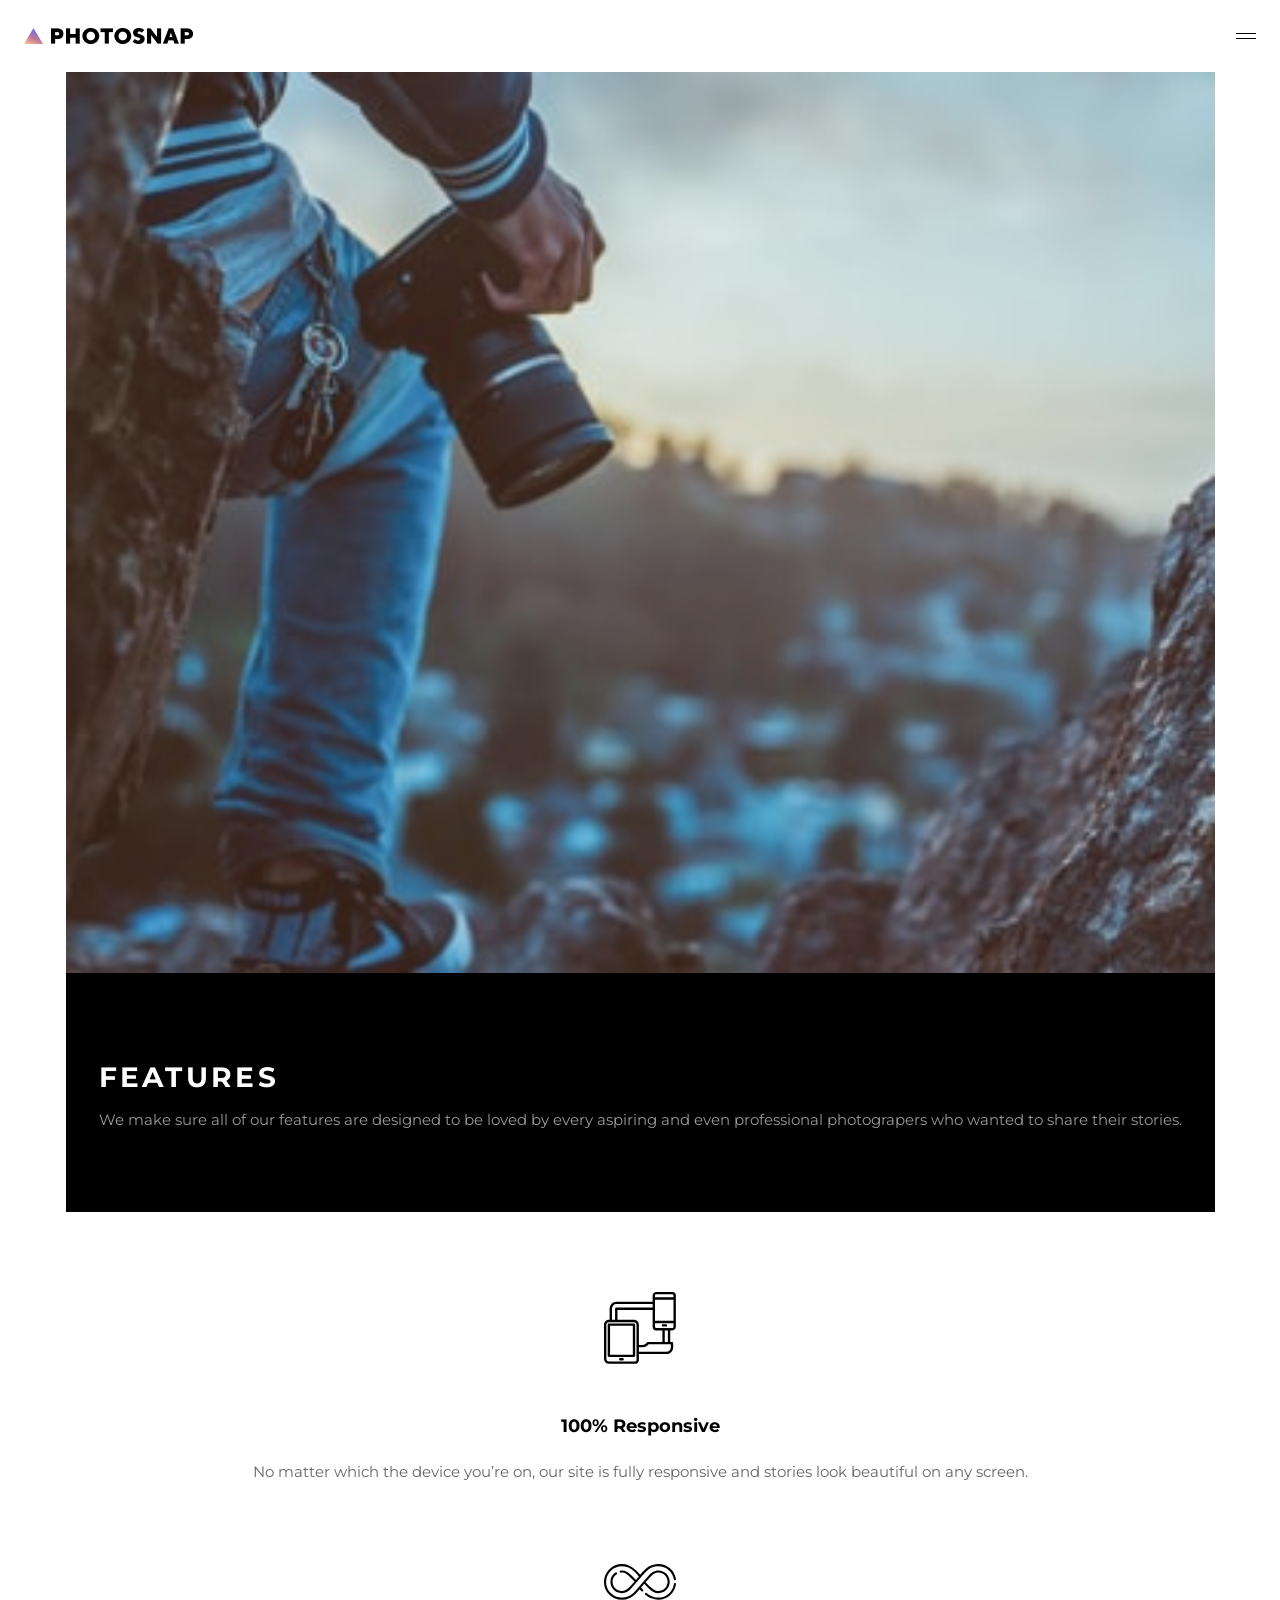
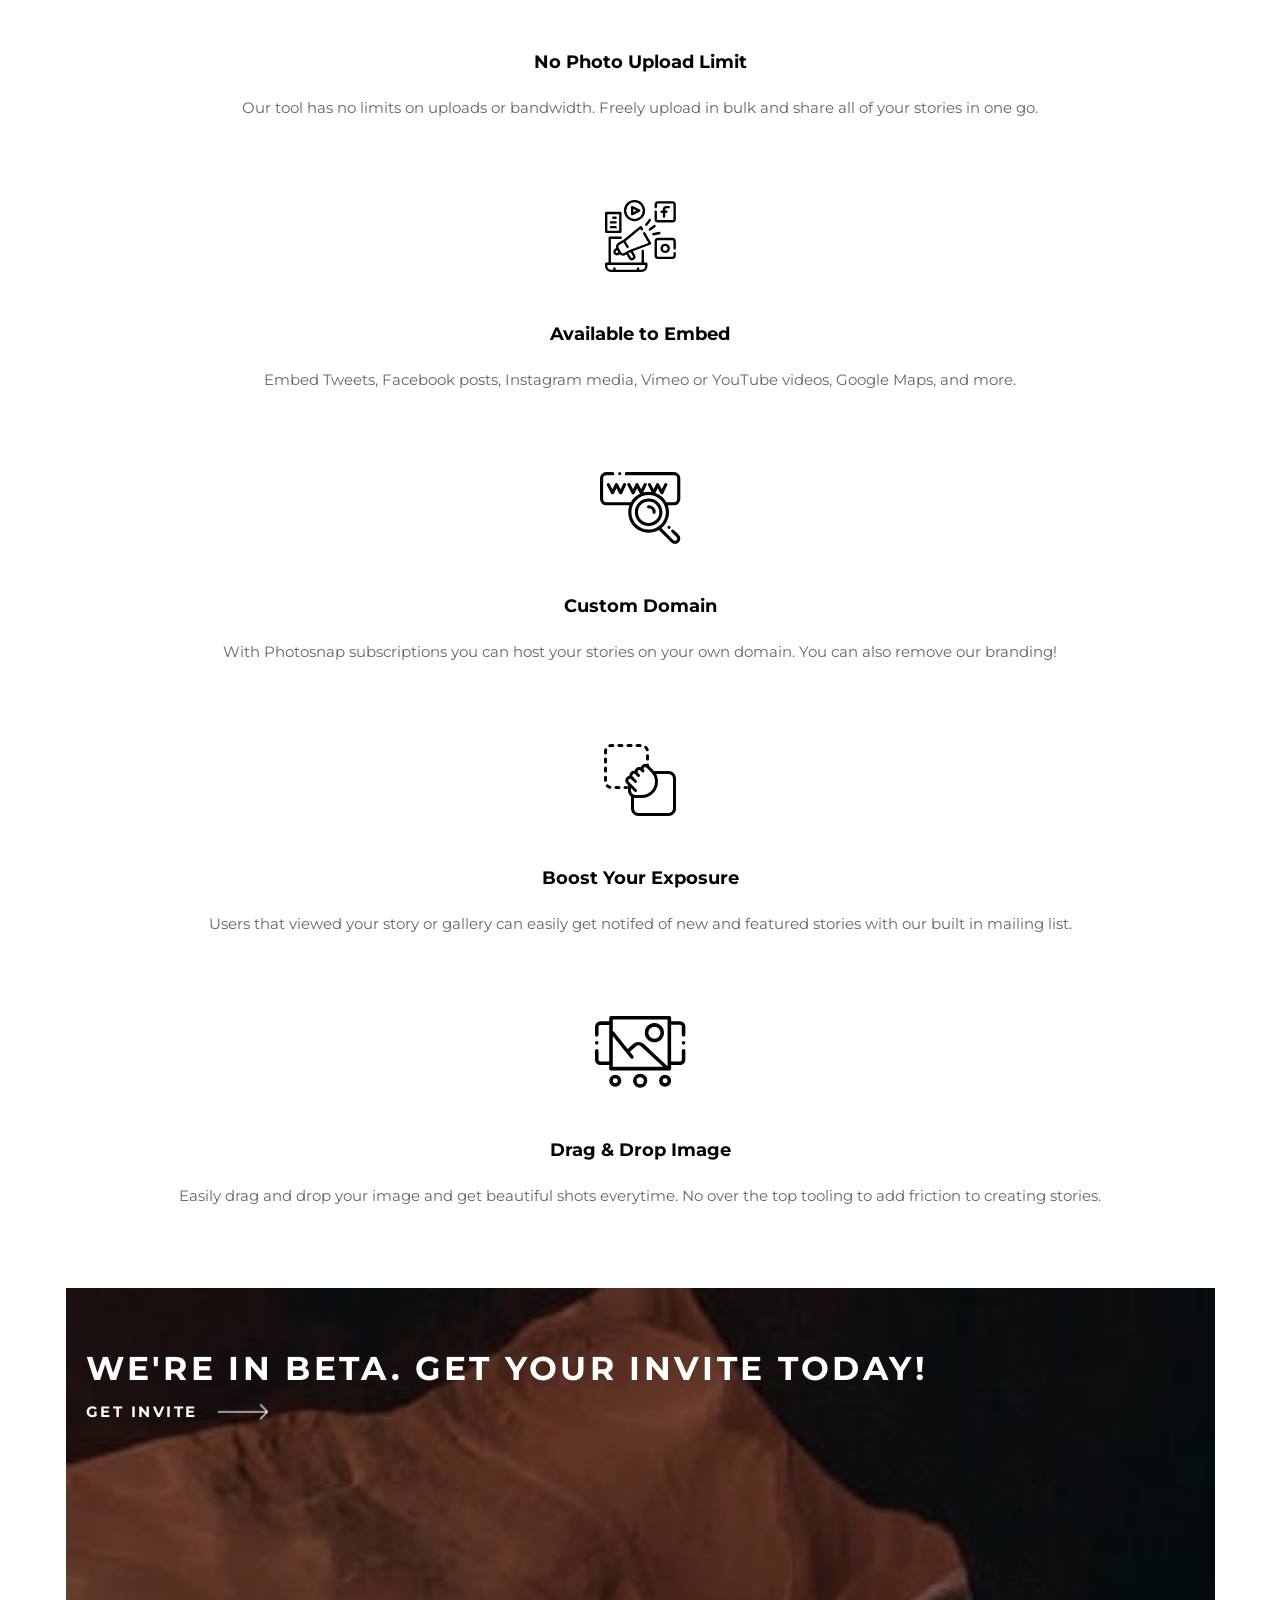
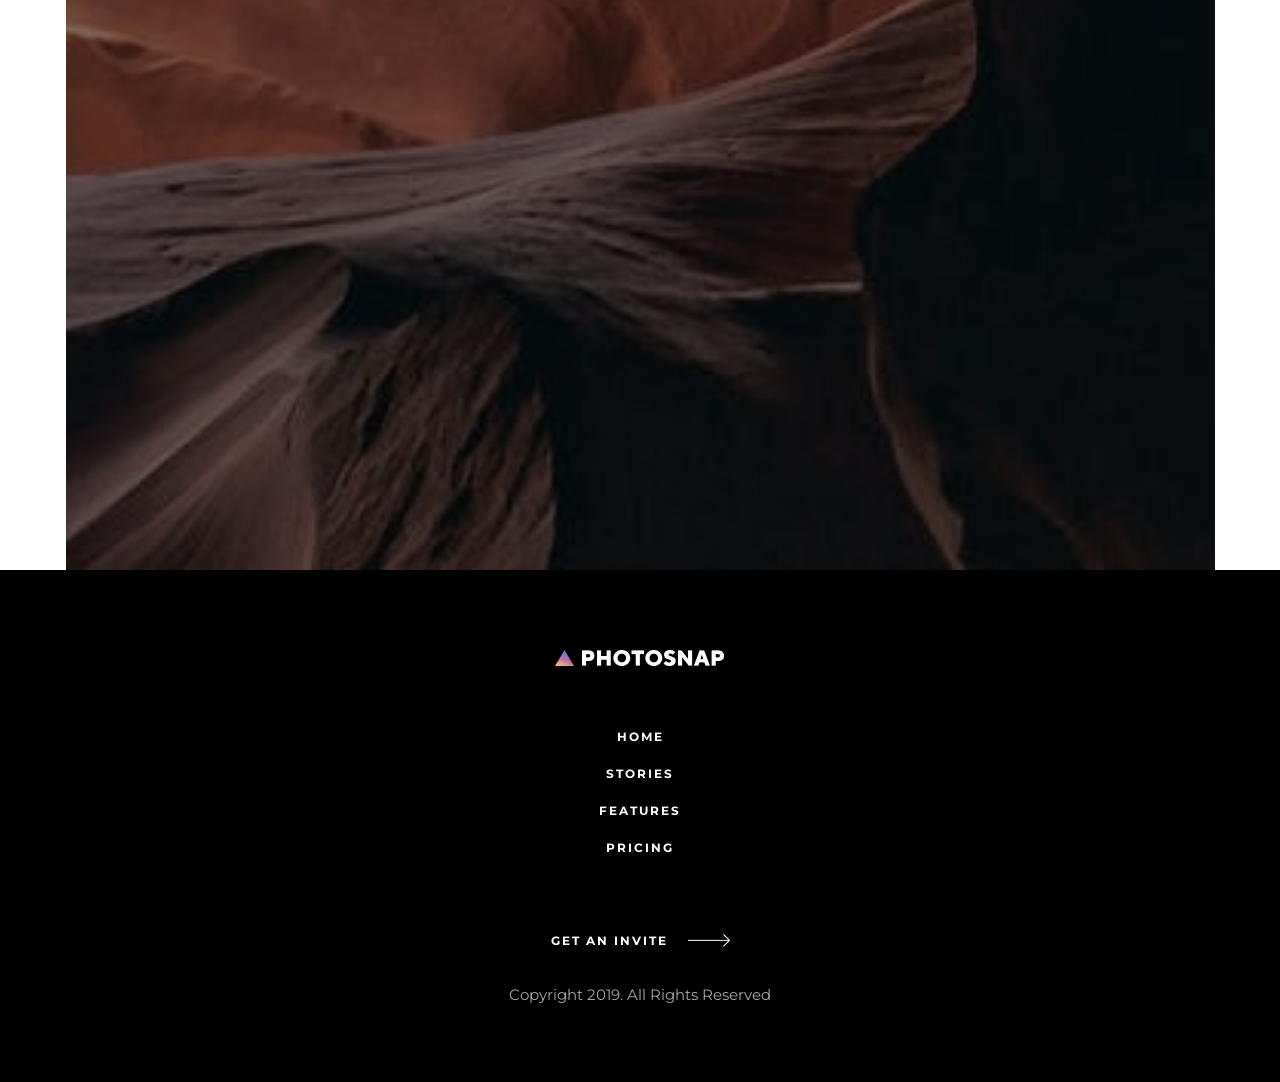
<file: photosnap-multi-page-website/starter-code/features.html>
<!doctype html>
<html lang="en">

<head>
  <meta charset="UTF-8" />
  <meta name="viewport" content="width=device-width, initial-scale=1.0" />
  <link rel="stylesheet" href="features.css" />
  <link rel="icon" type="image/png" sizes="32x32" href="./assets/favicon-32x32.png" />
  <title>Frontend Mentor | Photosnap Website Challenge</title>
</head>

<body>
  <header class="header-container">
    <img src="assets/stories/mobile/Group.png" alt="" class="home"/>
    <img class="menu-btn" src="assets/shared/mobile/menu.svg" alt="" />
    <img class="close" src="assets/shared/mobile/close.svg" alt="" />
    <div class="menu-sections">
      <div class="links">
        <a href="stories.html" class="stories">STORIES</a>
        <a href="features.html" class="features">FEATURES</a>
        <a href="pricing.html" class="pricing">PRICING</a>
      </div>
      <button class="get-invite">GET AN INVITE</button>
    </div>
  </header>

  <section class="features-section">
    <div class="group-4">
      <div class="bitmap-image">
        <img src="assets/features/mobile/hero.jpg" alt="" />
      </div>
      <div class="group-content" id="four">
        <h2 class="content" id="four-content">FEATURES</h2>
        <p class="platf-content">
          We make sure all of our features are designed to be loved by every
          aspiring and even professional photograpers who wanted to share
          their stories.
        </p>
      </div>
    </div>

    <div class="container-19">
      <div class="responsive">
        <img src="assets/features/desktop/responsive.svg" alt="" />
        <div class="info">
          <h3>100% Responsive</h3>
          <p>
            No matter which the device you’re on, our site is fully responsive
            and stories look beautiful on any screen.
          </p>
        </div>
      </div>

      <div class="responsive">
        <img src="assets/features/desktop/no-limit.svg" alt="" />
        <div class="info">
          <h3>No Photo Upload Limit</h3>
          <p>
            Our tool has no limits on uploads or bandwidth. Freely upload in
            bulk and share all of your stories in one go.
          </p>
        </div>
      </div>

      <div class="responsive">
        <img src="assets/features/desktop/embed.svg" alt="" />
        <div class="info">
          <h3>Available to Embed</h3>
          <p>
            Embed Tweets, Facebook posts, Instagram media, Vimeo or YouTube
            videos, Google Maps, and more.
          </p>
        </div>
      </div>

      <div class="responsive">
        <img src="assets/features/desktop/custom-domain.svg" alt="" />
        <div class="info">
          <h3>Custom Domain</h3>
          <p>
            With Photosnap subscriptions you can host your stories on your own
            domain. You can also remove our branding!
          </p>
        </div>
      </div>

      <div class="responsive">
        <img src="assets/features/desktop/boost-exposure.svg" alt="" />
        <div class="info">
          <h3>Boost Your Exposure</h3>
          <p>
            Users that viewed your story or gallery can easily get notifed of
            new and featured stories with our built in mailing list.
          </p>
        </div>
      </div>

      <div class="responsive">
        <img src="assets/features/desktop/drag-drop.svg" alt="" />
        <div class="info">
          <h3>Drag & Drop Image</h3>
          <p>
            Easily drag and drop your image and get beautiful shots everytime.
            No over the top tooling to add friction to creating stories.
          </p>
        </div>
      </div>
    </div>

    <div class="home-photos">
      <div class="container-1 container">
        <img class="mountains photos" src="assets/shared/mobile/bg-beta.jpg" alt="" />
        <div class="description">
          <div class="name">
            <h3>WE'RE IN BETA. GET YOUR INVITE TODAY!</h3>
          </div>
          <div class="getInvite">
            <p>GET INVITE</p>
            <img src="assets/stories/mobile/Group 6 (1).png" alt="" />
          </div>
        </div>
      </div>
    </div>
  </section>

  <footer class="footer-container">
    <div class="footer-contents">
      <div class="photo-socials">
        <img src="assets/stories/mobile/Group (1).png" alt="" />
        <div class="socials">
          <a href="#"><i class="ri-facebook-box-fill"></i></a>
          <a href="#"><i class="ri-youtube-fill"></i></a>
          <a href="#"><i class="ri-twitter-fill"></i></a>
          <a href="#"><i class="ri-pinterest-fill"></i></a>
          <a href="#"><i class="ri-instagram-line"></i></a>
        </div>
      </div>
      <div class="footer-links">
        <a href="">HOME</a>
        <a href="">STORIES</a>
        <a href="">FEATURES</a>
        <a href="">PRICING</a>
      </div>
    </div>

    <div class="copyright">
      <div class="invite-content">
        <p class="stories">GET AN INVITE</p>
        <img src="assets/stories/mobile/Group 6 (1).png" />
      </div>
      <p class="copyright-content">Copyright 2019. All Rights Reserved</p>
    </div>
  </footer>

  <script src="script.js"></script>
</body>

</html>
</file>
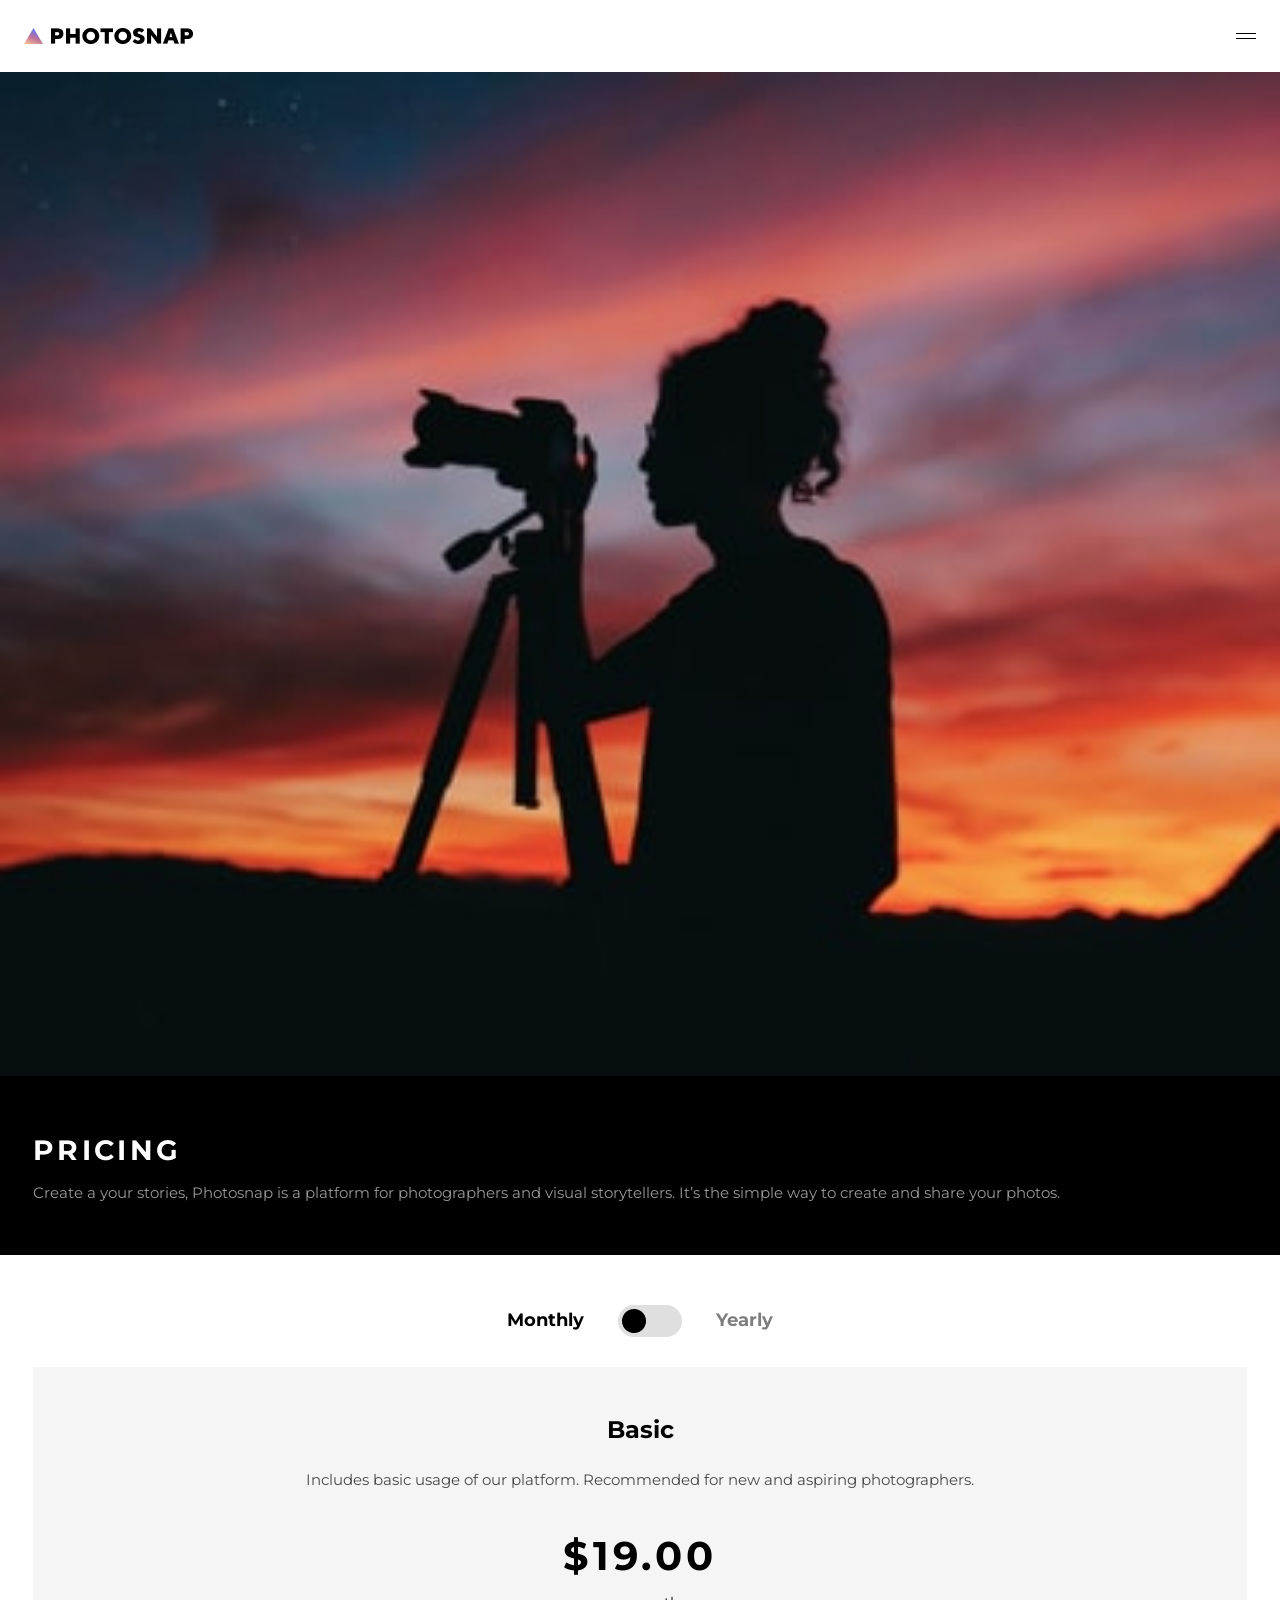
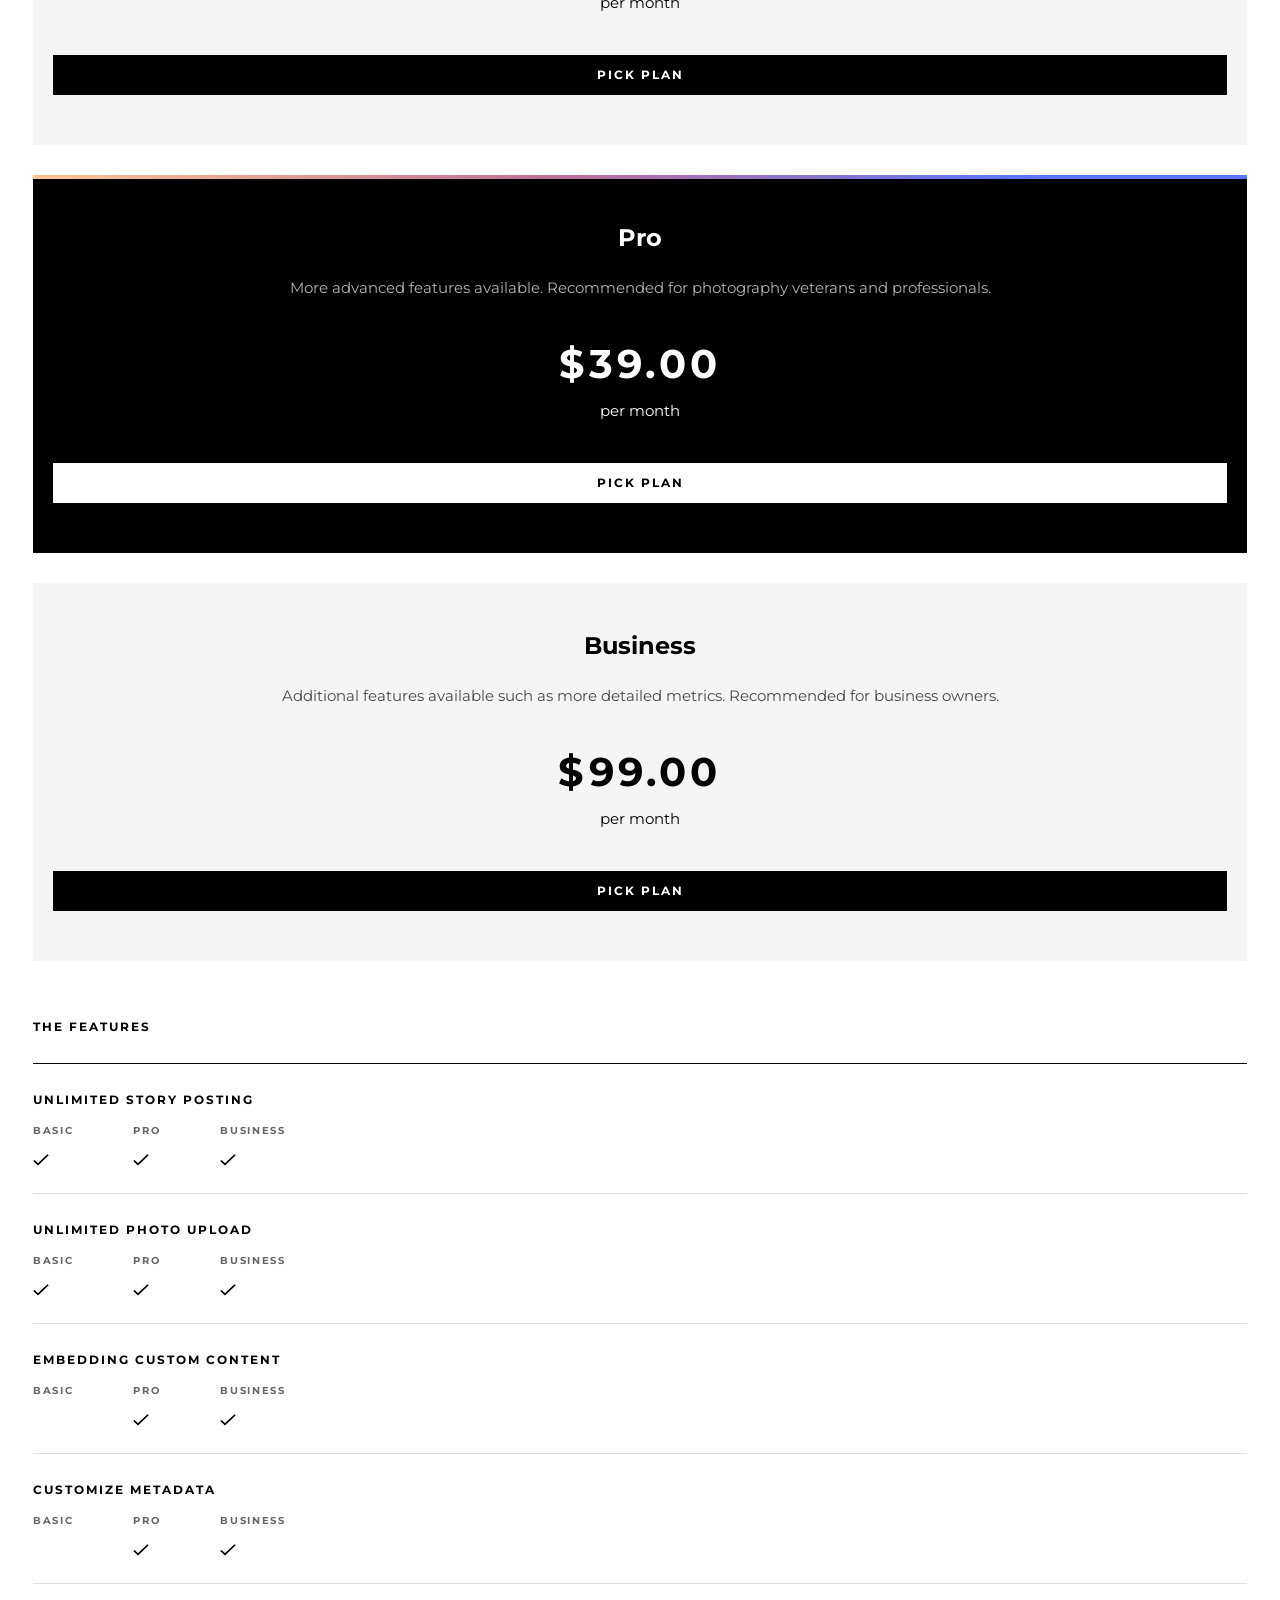
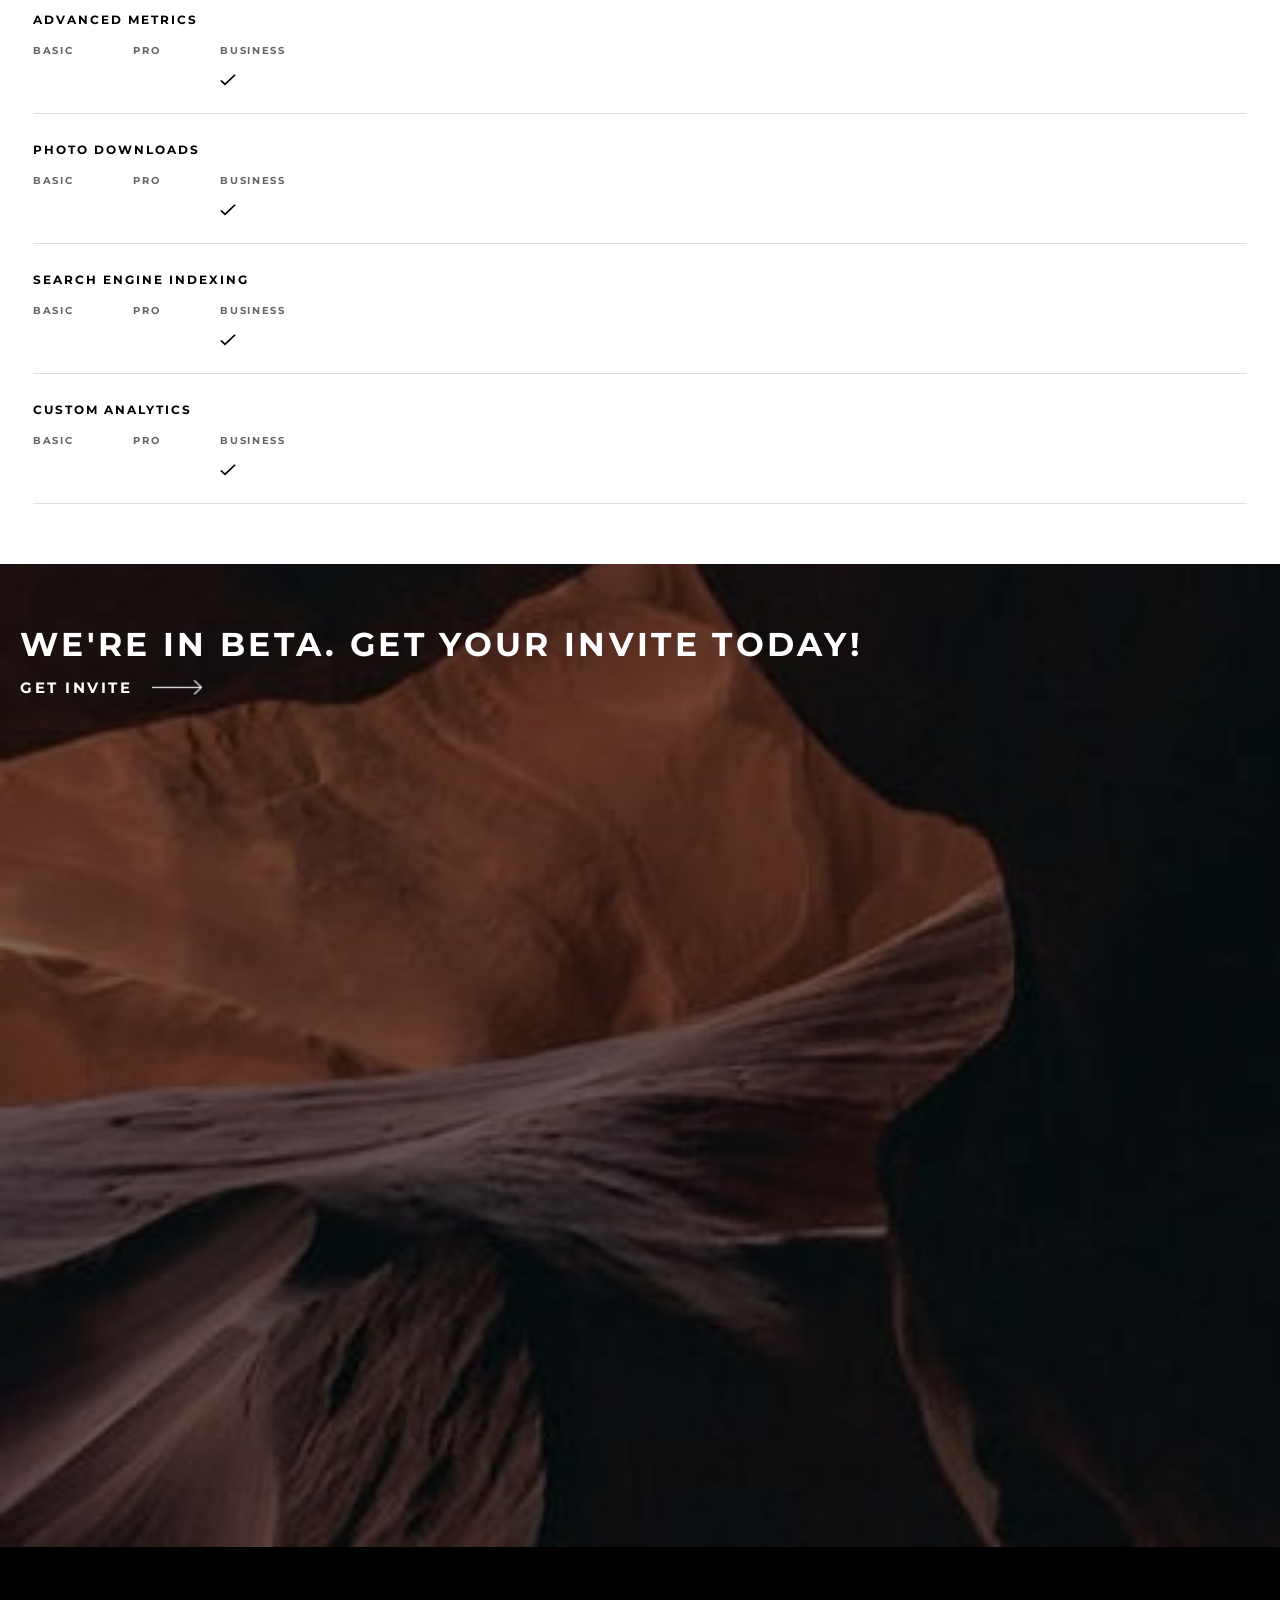
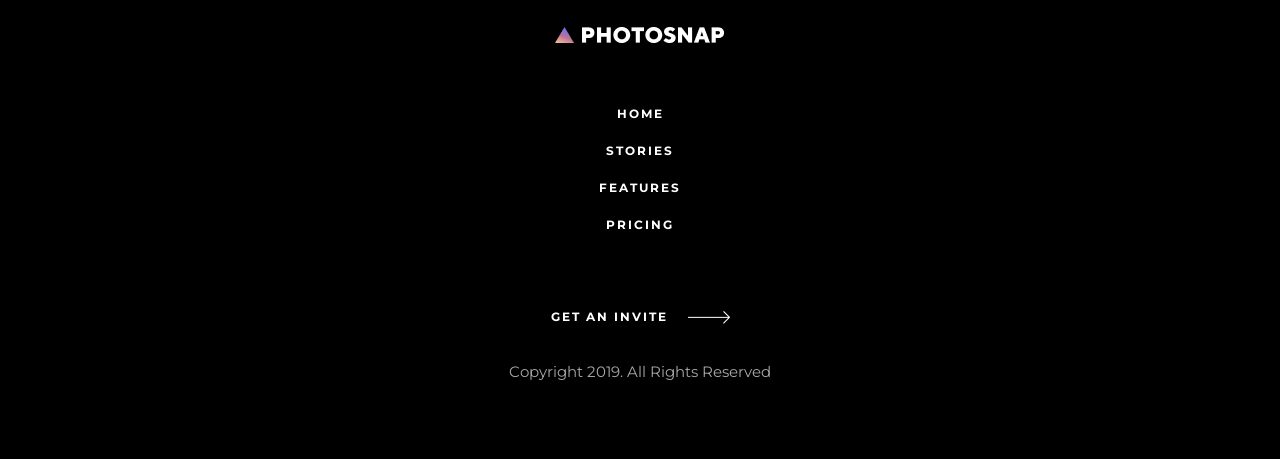
<file: photosnap-multi-page-website/starter-code/pricing.html>
<!DOCTYPE html>
<html lang="en">

<head>
  <meta charset="UTF-8">
  <meta name="viewport" content="width=device-width, initial-scale=1.0">

  <link rel="icon" type="image/png" sizes="32x32" href="./assets/favicon-32x32.png">
  <link rel="stylesheet" href="pricing.css">
  <title>Frontend Mentor | Photosnap Website Challenge</title>
</head>

<body>

  <header class="header-container">
    <img src="assets/stories/mobile/Group.png" alt="" class="home"/>
    <img class="menu-btn" src="assets/shared/mobile/menu.svg" alt="" />
    <img class="close" src="assets/shared/mobile/close.svg" alt="" />
    <div class="menu-sections">
      <div class="links">
        <a href="stories.html" class="stories">STORIES</a>
        <a href="features.html" class="features">FEATURES</a>
        <a href="pricing.html" class="pricing">PRICING</a>
      </div>
      <button class="get-invite">GET AN INVITE</button>
    </div>
  </header>


  <section class="pricing-section">
    <div class="group-4">
      <div class="bitmap-image">
        <img src="assets/pricing/mobile/hero.jpg" alt="" />
      </div>
      <div class="group-content" id="four">
        <h2 class="content" id="four-content">PRICING</h2>
        <p class="platf-content">
          Create a your stories, Photosnap is a platform for photographers and visual storytellers. It’s the simple way
          to create and share your photos.
        </p>
      </div>
    </div>


    <div class="product-container" id="basic">
      <div class="close-open">
        <p class="monthly">Monthly</p>
        <img src="assets/pricing/mobile/Group 11.png" alt="">
        <p class="yearly">Yearly</p>
      </div>

      <div class="product-content">
        <div class="title">
          <h3>Basic</h3>
          <p>Includes basic usage of our platform. Recommended for new and aspiring photographers.</p>
        </div>
        <div class="price-button">
          <h2>$19.00</h2>
          <p>per month</p>
          <buton class="pick-plan">PICK PLAN</buton>
        </div>
      </div>

      <div class="product-content" id="pro">
        <div class="title">
          <h3>Pro</h3>
          <p>More advanced features available. Recommended for photography veterans and professionals.</p>
        </div>
        <div class="price-button">
          <h2>$39.00</h2>
          <p>per month</p>
          <buton class="pick-plan" id="pro-button">PICK PLAN</buton>
        </div>
      </div>

      <div class="product-content" id="business">
        <div class="title">
          <h3>Business</h3>
          <p>Additional features available such as more detailed metrics. Recommended for business owners.</p>
        </div>
        <div class="price-button">
          <h2>$99.00</h2>
          <p>per month</p>
          <buton class="pick-plan">PICK PLAN</buton>
        </div>
      </div>
    </div>

    <div class="features-containers">
      <div class="features">
        <p>THE FEATURES</p>
      </div>

      <div class="features-contents">


        <div class="features-content" id="unlimited-posting">
          <div class="name">
            <p>UNLIMITED STORY POSTING</p>
          </div>
          <div class="levels">
            <div class="basic level">
              <p>BASIC</p>
              <div class="icon">
                <img src="assets/pricing/desktop/check.svg" alt="">
              </div>
            </div>

            <div class="pro level">
              <p>PRO</p>
              <div class="icon">
                <img src="assets/pricing/desktop/check.svg" alt="">
              </div>
            </div>

            <div class="business level">
              <p>BUSINESS</p>
              <div class="icon">
                <img src="assets/pricing/desktop/check.svg" alt="">
              </div>
            </div>
          </div>
        </div>


        <div class="features-content" id="unlimited-upload">
          <div class="name">
            <p>UNLIMITED PHOTO UPLOAD</p>
          </div>
          <div class="levels">
            <div class="basic level">
              <p>BASIC</p>
              <div class="icon">
                <img src="assets/pricing/desktop/check.svg" alt="">
              </div>
            </div>

            <div class="pro level">
              <p>PRO</p>
              <div class="icon">
                <img src="assets/pricing/desktop/check.svg" alt="">
              </div>
            </div>

            <div class="business level">
              <p>BUSINESS</p>
              <div class="icon">
                <img src="assets/pricing/desktop/check.svg" alt="">
              </div>
            </div>
          </div>
        </div>


        <div class="features-content" id="embedding-content">
          <div class="name">
            <p>EMBEDDING CUSTOM CONTENT</p>
          </div>
          <div class="levels">
            <div class="basic level">
              <p>BASIC</p>
              <div class="icon"></div>
            </div>

            <div class="pro level">
              <p>PRO</p>
              <div class="icon">
                <img src="assets/pricing/desktop/check.svg" alt="">
              </div>
            </div>

            <div class="business level">
              <p>BUSINESS</p>
              <div class="icon">
                <img src="assets/pricing/desktop/check.svg" alt="">
              </div>
            </div>
          </div>
        </div>


        <div class="features-content" id="customize-metadata">
          <div class="name">
            <p>CUSTOMIZE METADATA</p>
          </div>
          <div class="levels">
            <div class="basic level">
              <p>BASIC</p>
              <div class="icon"></div>
            </div>

            <div class="pro level">
              <p>PRO</p>
              <div class="icon">
                <img src="assets/pricing/desktop/check.svg" alt="">
              </div>
            </div>

            <div class="business level">
              <p>BUSINESS</p>
              <div class="icon">
                <img src="assets/pricing/desktop/check.svg" alt="">
              </div>
            </div>
          </div>
        </div>


        <div class="features-content" id="advanced-metrics">
          <div class="name">
            <p>ADVANCED METRICS</p>
          </div>
          <div class="levels">
            <div class="basic level">
              <p>BASIC</p>
              <div class="icon"></div>
            </div>

            <div class="pro level">
              <p>PRO</p>
              <div class="icon">

              </div>
            </div>

            <div class="business level">
              <p>BUSINESS</p>
              <div class="icon">
                <img src="assets/pricing/desktop/check.svg" alt="">
              </div>
            </div>
          </div>
        </div>


        <div class="features-content" id="photo-downloads">
          <div class="name">
            <p>PHOTO DOWNLOADS</p>
          </div>
          <div class="levels">
            <div class="basic level">
              <p>BASIC</p>
              <div class="icon"></div>
            </div>

            <div class="pro level">
              <p>PRO</p>
              <div class="icon">

              </div>
            </div>

            <div class="business level">
              <p>BUSINESS</p>
              <div class="icon">
                <img src="assets/pricing/desktop/check.svg" alt="">
              </div>
            </div>
          </div>
        </div>




        <div class="features-content" id="search-indexing">
          <div class="name">
            <p>SEARCH ENGINE INDEXING</p>
          </div>
          <div class="levels">
            <div class="basic level">
              <p>BASIC</p>
              <div class="icon"></div>
            </div>

            <div class="pro level">
              <p>PRO</p>
              <div class="icon">

              </div>
            </div>

            <div class="business level">
              <p>BUSINESS</p>
              <div class="icon">
                <img src="assets/pricing/desktop/check.svg" alt="">
              </div>
            </div>
          </div>
        </div>


        <div class="features-content" id="custom-analytics">
          <div class="name">
            <p>CUSTOM ANALYTICS</p>
          </div>
          <div class="levels">
            <div class="basic level">
              <p>BASIC</p>
              <div class="icon"></div>
            </div>

            <div class="pro level">
              <p>PRO</p>
              <div class="icon">

              </div>
            </div>

            <div class="business level">
              <p>BUSINESS</p>
              <div class="icon">
                <img src="assets/pricing/desktop/check.svg" alt="">
              </div>
            </div>
          </div>
        </div>
      </div>
    </div>


      <div class="home-photos">
        <div class="container-1 container">
          <img
            class="mountains photos"
            src="assets/shared/mobile/bg-beta.jpg"
            alt=""
          />
          <div class="description">
            <div class="name">
              <h3>WE'RE IN BETA. GET YOUR INVITE TODAY!</h3>
            </div>
            <div class="getInvite">
              <p>GET INVITE</p>
              <img src="assets/stories/mobile/Group 6 (1).png" alt="" />
            </div>
          </div>
        </div>
      </div>

  </section>


   <footer class="footer-container">
      <div class="footer-contents">
        <div class="photo-socials">
          <img src="assets/stories/mobile/Group (1).png" alt="" />
          <div class="socials">
            <a href="#"><i class="ri-facebook-box-fill"></i></a>
            <a href="#"><i class="ri-youtube-fill"></i></a>
            <a href="#"><i class="ri-twitter-fill"></i></a>
            <a href="#"><i class="ri-pinterest-fill"></i></a>
            <a href="#"><i class="ri-instagram-line"></i></a>
          </div>
        </div>
        <div class="footer-links">
          <a href="">HOME</a>
          <a href="">STORIES</a>
          <a href="">FEATURES</a>
          <a href="">PRICING</a>
        </div>
      </div>

      <div class="copyright">
        <div class="invite-content">
          <p class="stories">GET AN INVITE</p>
          <img src="assets/stories/mobile/Group 6 (1).png" />
        </div>
        <p class="copyright-content">Copyright 2019. All Rights Reserved</p>
      </div>
    </footer>



  <script src="script.js"></script>
</body>

</html>
</file>
<file: photosnap-multi-page-website/starter-code/features.css>
@import url("https://fonts.googleapis.com/css2?family=Montserrat:ital,wght@0,100..900;1,100..900&display=swap");

* {
  margin: 0;
  padding: 0;
  box-sizing: border-box;
  font-family: "Montserrat", sans-serif;
}

body {
  width: 100%;
  height: auto;
  display: flex;
  flex-direction: column;
  justify-content: center;
  align-items: center;
}

.header-container {
  position: fixed;
  top: 0;
  left: 0;
  background-color: white;
  width: 100%;
  height: 72px;
  display: flex;
  justify-content: space-between;
  align-items: center;
  padding: 0 24px;
  z-index: 100;
}

.header-container img {
  cursor: pointer;
}

.menu-sections {
  width: 100%;
  position: fixed;
  top: 72px;
  left: 0;
  background-color: white;
  display: flex;
  flex-direction: column;
  align-items: center;
  justify-content: center;
  gap: 20px;
  display: none;
}

.menu-sections.active {
  display: flex;
}

.close {
  display: none;
}

.close.active {
  display: flex;
}

.menu-sections .links {
  width: 80%;
  display: flex;
  flex-direction: column;
  justify-content: center;
  align-items: center;
  text-align: center;
  padding: 30px 0 20px 0;
  gap: 35px;
  border-bottom: 2px solid rgb(238, 238, 238);
}

.links a {
  text-decoration: none;
  font-size: 15px;
  font-weight: 700;
  line-height: 100%;
  letter-spacing: 2.5px;
  color: #000000;
  display: block;
}

.get-invite {
  width: 80%;
  height: 48px;
  border: none;
  outline: none;
  margin-bottom: 30px;
  background-color: #000000;
  color: #fff;
  font-size: 15px;
  font-weight: 700;
  line-height: 100%;
  letter-spacing: 2.5px;
  cursor: pointer;
}

.group-4 {
  margin-top: 72px;
  width: 100%;
  background-color: #000000;
  color: white;
  display: flex;
  flex-direction: column;
  justify-content: center;
  align-items: center;
}

.bitmap-image {
  width: 100%;
}

.bitmap-image img {
  width: 100%;
}

.group-content {
  width: 100%;
  display: flex;
  flex-direction: column;
  align-items: start;
  padding: 80px 33px;
  gap: 10px;
}

.group-content .content {
  width: 100%;
  font-size: 28px;
  font-weight: 700;
  line-height: 40px;
  letter-spacing: 3.33px;
  color: #ffffff;
}

.group-content .platf-content {
  width: 100%;
  font-size: 15px;
  font-weight: 400;
  letter-spacing: 0px;
  line-height: 25px;
  opacity: 60%;
}

.invite-four {
  display: flex;
  justify-content: center;
  align-items: center;
  gap: 15px;
}

.invite-content img {
  cursor: pointer;
}

.invite p {
  font-size: 12px;
  font-weight: 700;
  line-height: 100%;
  letter-spacing: 2px;
}

.invite img {
  margin-left: 15px;
}

.container-19 {
  width: 100%;
  display: flex;
  flex-direction: column;
  justify-content: center;
  align-items: center;
  padding: 80px 33px;
  gap: 80px;
}

.container-19 .responsive {
  width: 100%;
  display: flex;
  flex-direction: column;
  justify-content: center;
  align-items: center;
  text-align: center;
  gap: 50px;
}

.responsive .info {
  width: 100%;
  display: flex;
  flex-direction: column;
  justify-content: center;
  align-items: center;
  text-align: center;
  gap: 20px;
}

.info h3 {
  font-size: 18px;
  font-weight: 700;
  line-height: 25px;
  letter-spacing: 0px;
}

.info p {
  font-size: 15px;
  font-weight: 400;
  line-height: 25px;
  letter-spacing: 0px;
  opacity: 60%;
}

.home-photos {
  width: 100%;
  position: relative;
  z-index: 0;
}

.home-photos .container-1 {
  width: 100%;
  display: flex;
  text-align: left;
}

.home-photos .description {
  width: 100%;
  position: absolute;
  display: flex;
  flex-direction: column;
  justify-content: center;
  align-items: start;
  z-index: 100;
  left: 0;
  top: 60px;
  padding: 0 20px;
}

.description .name {
  font-size: 28px;
  font-weight: 700;
  line-height: 40px;
  letter-spacing: 3.33px;
  color: #fff;
}

.container-1 img {
  width: 100%;
  display: block;
}

.footer-container {
  width: 100%;
  display: flex;
  background-color: #000000;
  flex-direction: column;
  justify-content: center;
  align-items: center;
  padding: 80px 33px;
  gap: 80px;
}

.getInvite {
  width: 100%;
  display: flex;
  justify-content: flex-start;
  align-items: center;
  height: 48px;
  border: none;
  outline: none;
  margin-bottom: 30px;
  color: #fff;
  font-size: 15px;
  font-weight: 700;
  line-height: 100%;
  letter-spacing: 2.5px;
  cursor: pointer;
  gap: 20px;
}

.getInvite img {
  width: 50px;
  color: #fff;
}

.footer-contents {
  width: 100%;
  display: flex;
  flex-direction: column;
  justify-content: center;
  align-items: center;
  text-align: center;
  gap: 40px;
}

.photo-socials {
  width: 100%;
  display: flex;
  flex-direction: column;
  justify-content: center;
  align-items: center;
  text-align: center;
  gap: 25px;
}

.photo-socials .socials {
  width: 100%;
  display: flex;
  flex-direction: row;
  justify-content: center;
  align-items: center;
  gap: 20px;
}

.socials a {
  font-size: 24px;
  color: white;
  text-decoration: none;
  cursor: pointer;
}

.footer-links {
  width: 100%;
  display: flex;
  flex-direction: column;
  justify-content: center;
  align-items: center;
  text-align: center;
  gap: 25px;
}

.footer-links a {
  font-size: 12px;
  font-weight: 700;
  line-height: 100%;
  letter-spacing: 2px;
  color: #ffffff;
  text-decoration: none;
  transition: 0.3s ease;
}

.footer-links a:hover {
  color: #a8a8a8;
}

.copyright {
  width: 100%;
  display: flex;
  flex-direction: column;
  justify-content: center;
  align-items: center;
  text-align: center;
  gap: 40px;
}

.footer-container .invite-content {
  width: 100%;
  display: flex;
  flex-direction: row;
  justify-content: center;
  align-items: center;
  gap: 20px;
}

.footer-container .invite-content p {
  font-size: 12px;
  font-weight: 700;
  line-height: 100%;
  letter-spacing: 2px;
  color: #ffffff;
  cursor: pointer;
}

.invite-content p:hover {
  border-bottom: 1px solid;
}

.copyright-content {
  font-size: 15px;
  font-weight: 400;
  line-height: 100%;
  letter-spacing: 0px;
  color: #a8a8a8;
}
</file>
<file: photosnap-multi-page-website/starter-code/pricing.css>
@import url("https://fonts.googleapis.com/css2?family=Montserrat:ital,wght@0,100..900;1,100..900&display=swap");

* {
  margin: 0;
  padding: 0;
  box-sizing: border-box;
  font-family: "Montserrat", sans-serif;
}

body {
  width: 100%;
  height: auto;
  display: flex;
  flex-direction: column;
  justify-content: center;
  align-items: center;
}

.header-container {
  position: fixed;
  top: 0;
  left: 0;
  background-color: white;
  width: 100%;
  height: 72px;
  display: flex;
  justify-content: space-between;
  align-items: center;
  padding: 0 24px;
  z-index: 100;
}

.header-container img {
  cursor: pointer;
}

.menu-sections {
  width: 100%;
  position: fixed;
  top: 72px;
  left: 0;
  background-color: white;
  display: flex;
  flex-direction: column;
  align-items: center;
  justify-content: center;
  gap: 20px;
  display: none;
}

.menu-sections.active {
  display: flex;
}

.close {
  display: none;
}

.close.active {
  display: flex;
}

.menu-sections .links {
  width: 80%;
  display: flex;
  flex-direction: column;
  justify-content: center;
  align-items: center;
  text-align: center;
  padding: 30px 0 20px 0;
  gap: 35px;
  border-bottom: 2px solid rgb(238, 238, 238);
}

.links a {
  text-decoration: none;
  font-size: 15px;
  font-weight: 700;
  line-height: 100%;
  letter-spacing: 2.5px;
  color: #000000;
  display: block;
}

.get-invite {
  width: 80%;
  height: 48px;
  border: none;
  outline: none;
  margin-bottom: 30px;
  background-color: #000000;
  color: #fff;
  font-size: 15px;
  font-weight: 700;
  line-height: 100%;
  letter-spacing: 2.5px;
  cursor: pointer;

}

.pricing-section {
  width: 100%;
  display: flex;
  flex-direction: column;
  justify-content: center;
  align-items: center;
}

.group-4 {
  margin-top: 72px;
  width: 100%;
  background-color: #000000;
  color: white;
  display: flex;
  flex-direction: column;
  justify-content: center;
  align-items: center;
}

.bitmap-image {
  width: 100%;
}

.bitmap-image img {
  width: 100%;
}

.group-content {
  width: 100%;
  display: flex;
  flex-direction: column;
  align-items: start;
  padding: 50px 33px;
  gap: 10px;
}

.group-content .content {
  width: 100%;
  font-size: 28px;
  font-weight: 700;
  line-height: 40px;
  letter-spacing: 3.33px;
  color: #ffffff;
}

.group-content .platf-content {
  width: 100%;
  font-size: 15px;
  font-weight: 400;
  letter-spacing: 0px;
  line-height: 25px;
  opacity: 60%;
}

.invite-four {
  display: flex;
  justify-content: center;
  align-items: center;
  gap: 15px;
}

.invite-content img {
  cursor: pointer;
}

.invite p {
  font-size: 12px;
  font-weight: 700;
  line-height: 100%;
  letter-spacing: 2px;
}

.invite img {
  margin-left: 15px;
}

.product-container {
  width: 100%;
  padding: 50px 33px;
  display: flex;
  flex-direction: column;
  justify-content: center;
  align-items: center;
  gap: 30px;
}

.close-open {
  width: 100%;
  display: flex;
  justify-content: center;
  align-items: center;
  gap: 34px;
}

.close-open .monthly {
  font-size: 18px;
  font-weight: 700;
  line-height: 25px;
  letter-spacing: 0px;
  color: #000000;
}

.close-open .yearly {
  font-size: 18px;
  font-weight: 700;
  line-height: 25px;
  letter-spacing: 0px;
  opacity: 50%;
}

.product-content {
  width: 100%;
  background-color: #F5F5F5;
  display: flex;
  flex-direction: column;
  align-items: center;
  justify-content: center;
  text-align: center;
  gap: 40px;
  padding: 50px 20px;
}

.product-content .title {
  width: 100%;
  display: flex;
  flex-direction: column;
  gap: 25px;
}

.product-content .title h3 {
  font-size: 24px;
  font-weight: 700;
  line-height: 25px;
  letter-spacing: 0px;
}

.product-content .title p {
  font-size: 15px;
  font-weight: 400;
  line-height: 25px;
  letter-spacing: 0px;
  opacity: 70%;
}

.price-button {
  width: 100%;
  display: flex;
  flex-direction: column;
  justify-content: center;
  align-content: center;
  text-align: center;
  gap: 10px;
}

.price-button h2 {
  font-weight: 700;
  font-size: 40px;
  line-height: 48px;
  letter-spacing: 4.17px;
  text-align: center;
  text-transform: uppercase;
}

.price-button p {
  font-weight: 400;
  font-size: 15px;
  line-height: 25px;
  letter-spacing: 0px;
  text-align: center;
}

.pick-plan {
  width: 100%;
  height: 40px;
  background-color: #000000;
  margin-top: 30px;
  display: flex;
  justify-content: center;
  align-items: center;
  font-weight: 700;
  font-size: 12px;
  line-height: 100%;
  letter-spacing: 2px;
  text-align: center;
  color: #fff;
}

.product-container #pro {
  position: relative;
  background-color: #000000;
  color: #fff;
}

.product-container #pro:before {
  content: "";
  position: absolute;
  top: 0;
  left: 0;
  width: 100%;
  height: 4px;
  background: linear-gradient(26.57deg, #FFC593 0%, #BC7198 43.29%, #5A77FF 83.33%);
}

.product-container #pro #pro-button {
  background-color: #fff;
  color: #000000;
}


.features-containers {
  width: 100%;
  display: flex;
  flex-direction: column;
  justify-content: flex-start;
  align-items: start;
  text-align: left;
  padding: 10px 33px;
  gap: 30px;
}

.features {
  width: 100%;
  display: flex;
  align-items: start;
  justify-content: flex-start;
}

.features p {
  font-weight: 700;
  font-size: 12px;
  line-height: 100%;
  letter-spacing: 2px;
  color: #000000;
}

.features-contents {
  width: 100%;
  display: flex;
  flex-direction: column;
  justify-content: center;
  align-items: center;
}

.features-contents .name {
  font-weight: 700;
  font-size: 12px;
  line-height: 100%;
  letter-spacing: 2px;
}


.features-content {
  width: 100%;
  display: flex;
  flex-direction: column;
  justify-content: center;
  gap: 20px;
  padding: 30px 0px;
  border-bottom: 1px solid #DFDFDF;
  border-top: 1px solid #000000;
}

.levels {
  width: 100%;
  display: flex;
  justify-content: flex-start;
  align-items: center;
  gap: 60px;
}

.levels .level {
  display: flex;
  flex-direction: column;
  align-items: flex-start;
  gap: 15px;
}

.levels .level img {
  width: 16px;
  height: 12px;
}

.levels .level .icon {
  height: 12px;
}

.level p {
  font-weight: 700;
  font-size: 10px;
  line-height: 100%;
  letter-spacing: 1.67px;
  opacity: 60%;
}



#unlimited-upload {
  border-top: none;
}

#embedding-content {
  border-top: none;
}

#customize-metadata {
  border-top: none;
}

#advanced-metrics {
  border-top: none;
}

#photo-downloads {
  border-top: none;
}

#search-indexing {
  border-top: none;
}

#custom-analytics {
  border-top: none;
}


.home-photos {
  width: 100%;
  position: relative;
  z-index: 0;
  margin-top: 50px;
}

.home-photos .container-1 {
  width: 100%;
  display: flex;
  text-align: left;
}

.home-photos .description {
  width: 100%;
  position: absolute;
  display: flex;
  flex-direction: column;
  justify-content: center;
  align-items: start;
  z-index: 100;
  left: 0;
  top: 60px;
  padding: 0 20px;
}

.description .name {
  font-size: 28px;
  font-weight: 700;
  line-height: 40px;
  letter-spacing: 3.33px;
  color: #fff;
}

.container-1 img {
  width: 100%;
  display: block;
}

.footer-container {
  width: 100%;
  display: flex;
  background-color: #000000;
  flex-direction: column;
  justify-content: center;
  align-items: center;
  padding: 80px 33px;
  gap: 80px;
}

.getInvite {
  width: 100%;
  display: flex;
  justify-content: flex-start;
  align-items: center;
  height: 48px;
  border: none;
  outline: none;
  margin-bottom: 30px;
  color: #fff;
  font-size: 15px;
  font-weight: 700;
  line-height: 100%;
  letter-spacing: 2.5px;
  cursor: pointer;
  gap: 20px;
}

.getInvite img {
  width: 50px;
  color: #fff;
}

.footer-contents {
  width: 100%;
  display: flex;
  flex-direction: column;
  justify-content: center;
  align-items: center;
  text-align: center;
  gap: 40px;
}

.photo-socials {
  width: 100%;
  display: flex;
  flex-direction: column;
  justify-content: center;
  align-items: center;
  text-align: center;
  gap: 25px;
}

.photo-socials .socials {
  width: 100%;
  display: flex;
  flex-direction: row;
  justify-content: center;
  align-items: center;
  gap: 20px;
}

.socials a {
  font-size: 24px;
  color: white;
  text-decoration: none;
  cursor: pointer;
}

.footer-links {
  width: 100%;
  display: flex;
  flex-direction: column;
  justify-content: center;
  align-items: center;
  text-align: center;
  gap: 25px;
}

.footer-links a {
  font-size: 12px;
  font-weight: 700;
  line-height: 100%;
  letter-spacing: 2px;
  color: #ffffff;
  text-decoration: none;
  transition: 0.3s ease;
}

.footer-links a:hover {
  color: #a8a8a8;
}

.copyright {
  width: 100%;
  display: flex;
  flex-direction: column;
  justify-content: center;
  align-items: center;
  text-align: center;
  gap: 40px;
}

.footer-container .invite-content {
  width: 100%;
  display: flex;
  flex-direction: row;
  justify-content: center;
  align-items: center;
  gap: 20px;
}

.footer-container .invite-content p {
  font-size: 12px;
  font-weight: 700;
  line-height: 100%;
  letter-spacing: 2px;
  color: #ffffff;
  cursor: pointer;
}

.invite-content p:hover {
  border-bottom: 1px solid;
}

.copyright-content {
  font-size: 15px;
  font-weight: 400;
  line-height: 100%;
  letter-spacing: 0px;
  color: #a8a8a8;
}
</file>
